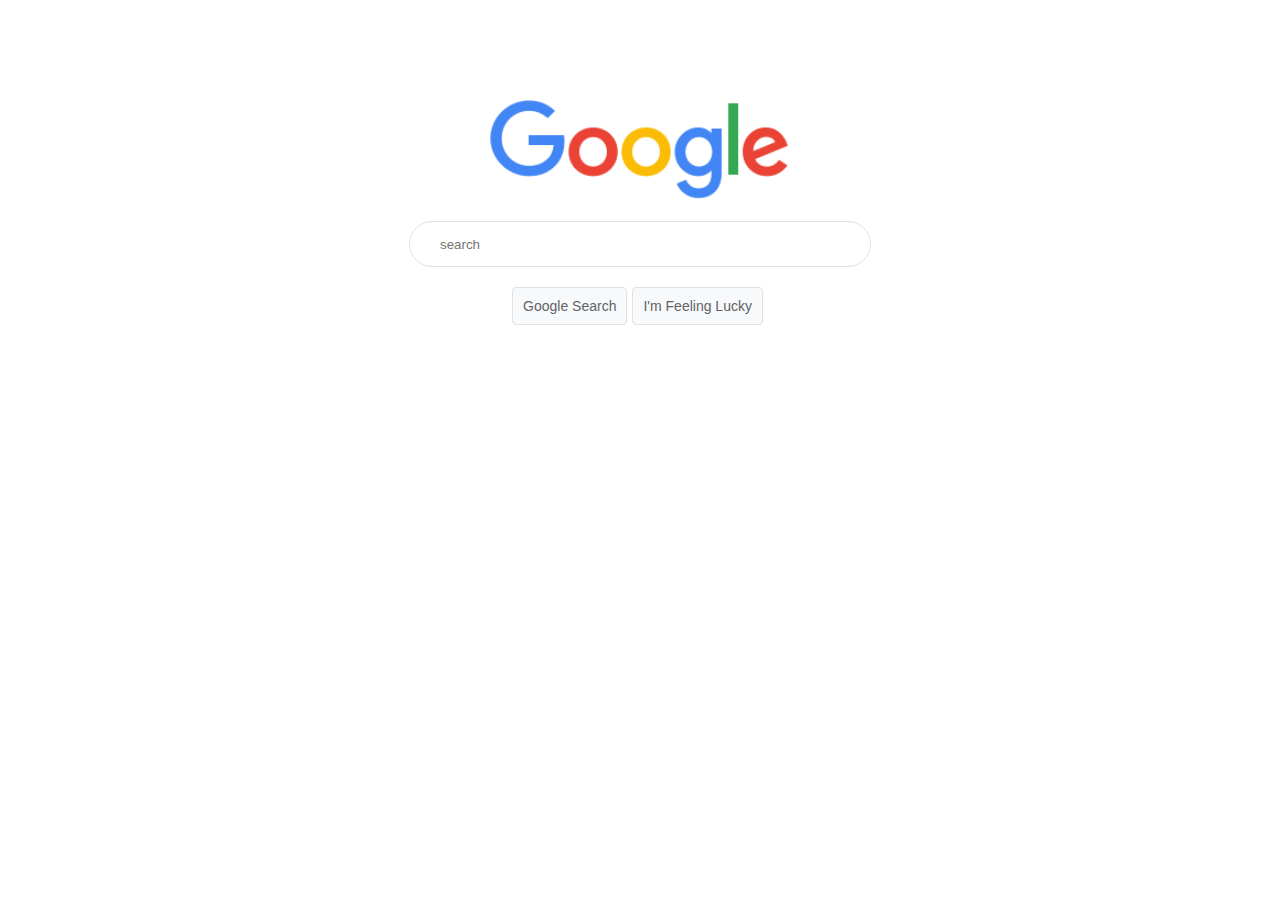
<file: 01 Google clone/index.html>
<!DOCTYPE html>
<html lang="en">
  <head>
    <meta charset="UTF-8" />
    <meta name="viewport" content="width=device-width, initial-scale=1.0" />
    <link href="style.css" rel="stylesheet" />
    <title>Google</title>
  </head>
  <body>
    <div class="main">
      <img class="logo" src="./img/google1.png" alt="Google Logo" />
      <input
        class="search"
        type="text"
        name="search"
        id="search"
        placeholder="search"
      />
      <div class="btns">
        <button>Google Search</button>
        <button>I'm Feeling Lucky</button>
      </div>
    </div>
  </body>
</html>
</file>
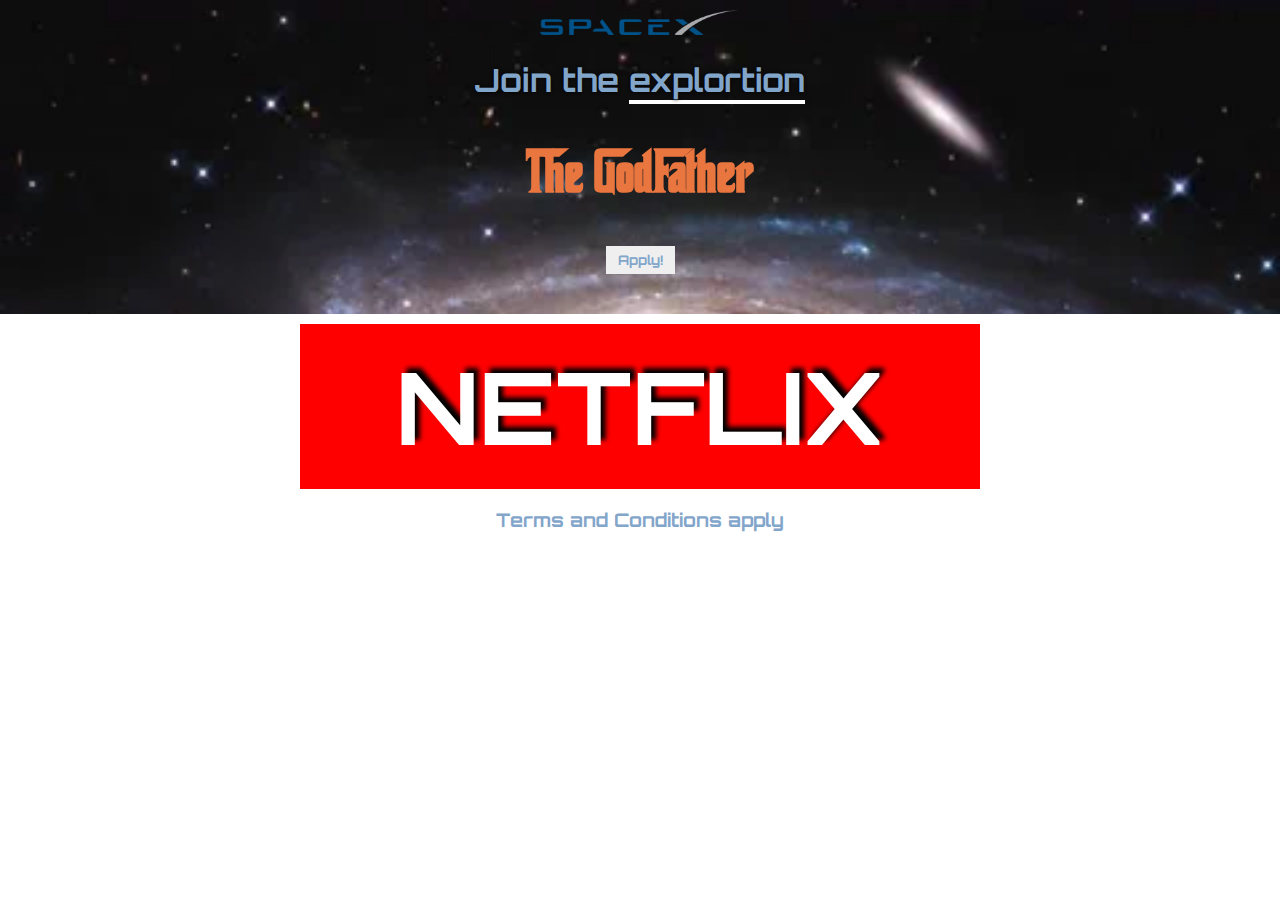
<file: 03 space/index.html>
<!DOCTYPE html>
<html lang="en">
  <head>
    <meta charset="UTF-8" />
    <meta name="viewport" content="width=device-width, initial-scale=1.0" />
    <link rel="stylesheet" href="style.css" />
    <link rel="preconnect" href="https://fonts.googleapis.com" />
    <link rel="preconnect" href="https://fonts.gstatic.com" crossorigin />
    <link
      href="https://fonts.googleapis.com/css2?family=Orbitron:wght@400;800&display=swap"
      rel="stylesheet"
    />
    <title>Space</title>
  </head>
  <body>
    <div class="hero">
      <img src="./images/spacex.png" alt="spacex" id="main-logo" />
      <h1 id="head1">Join the <span>explortion</span></h1>
      <h2 class="head2">The GodFather</h2>
      <button class="btn">Apply!</button>
    </div>

    <h3 id="netflix">
        NETFLIX
    </h3>
    <h3>
        Terms and Conditions apply
    </h3>
  </body>
</html>
</file>
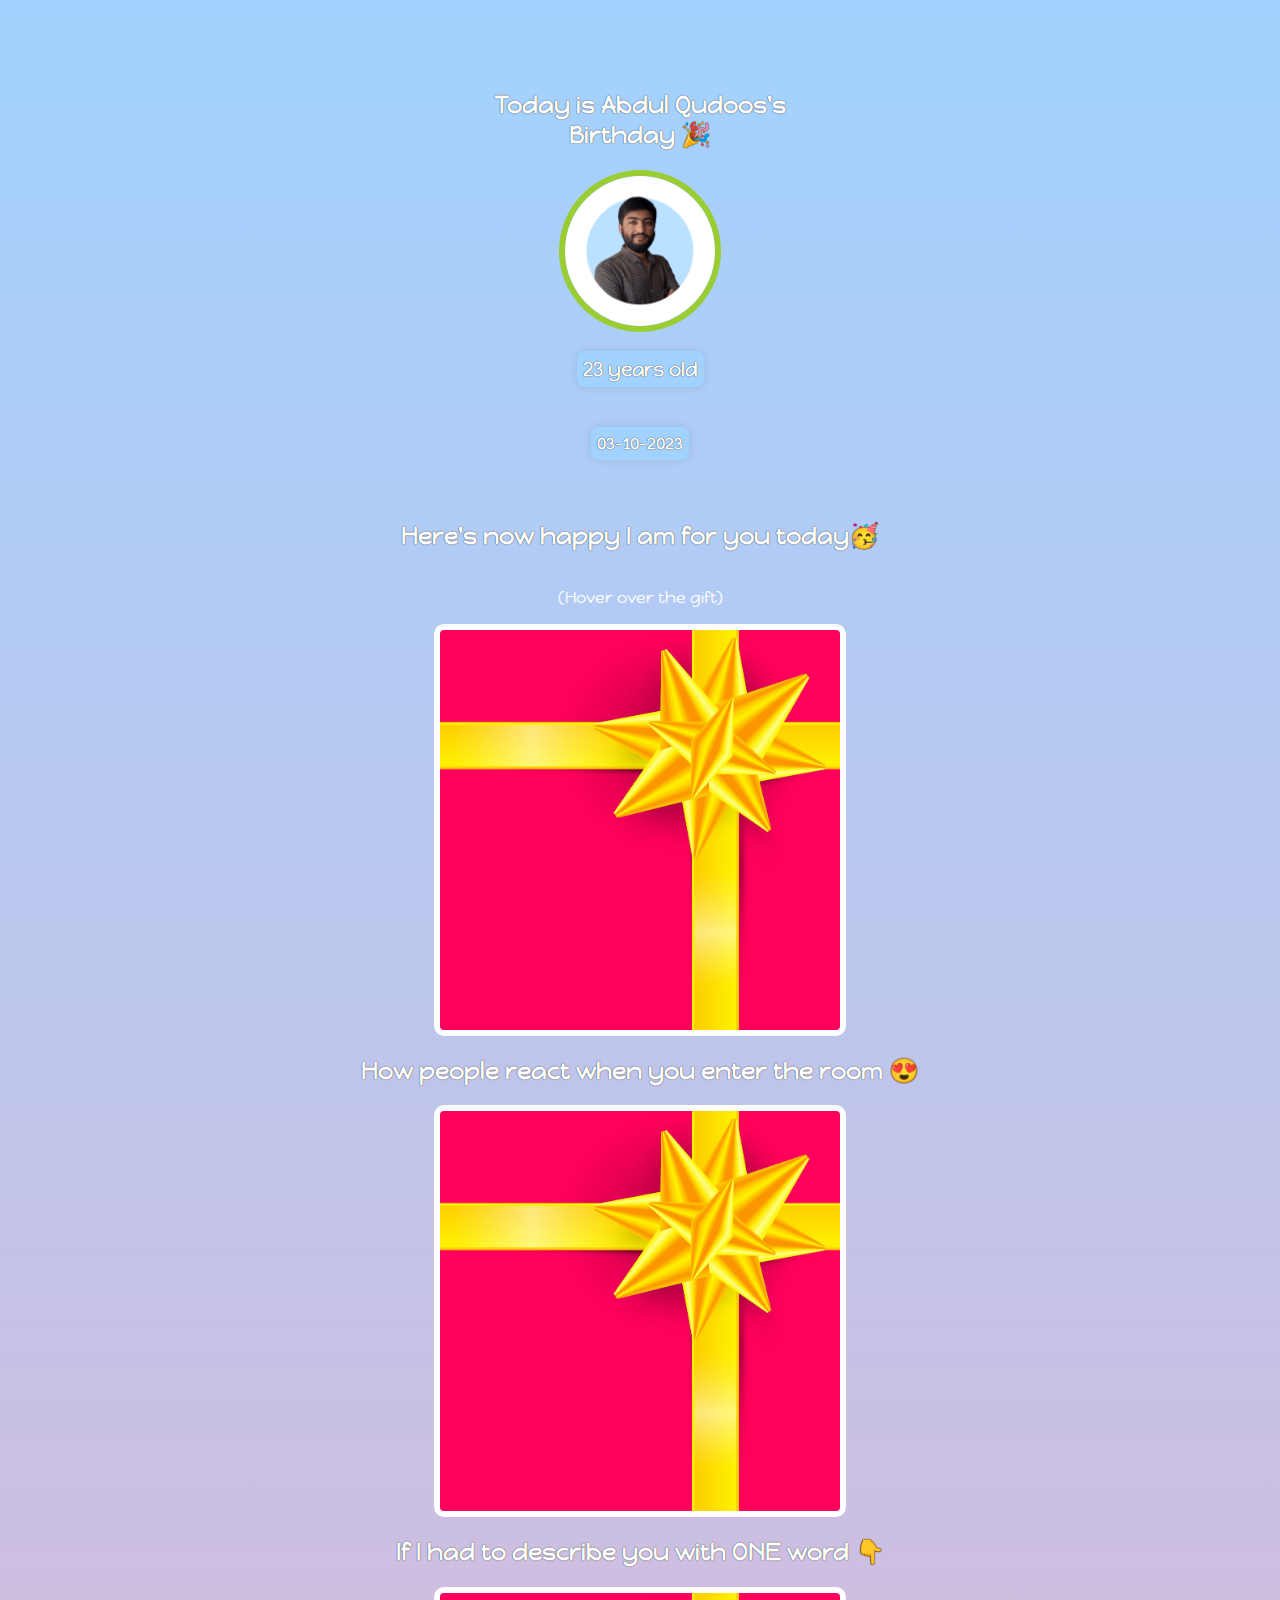
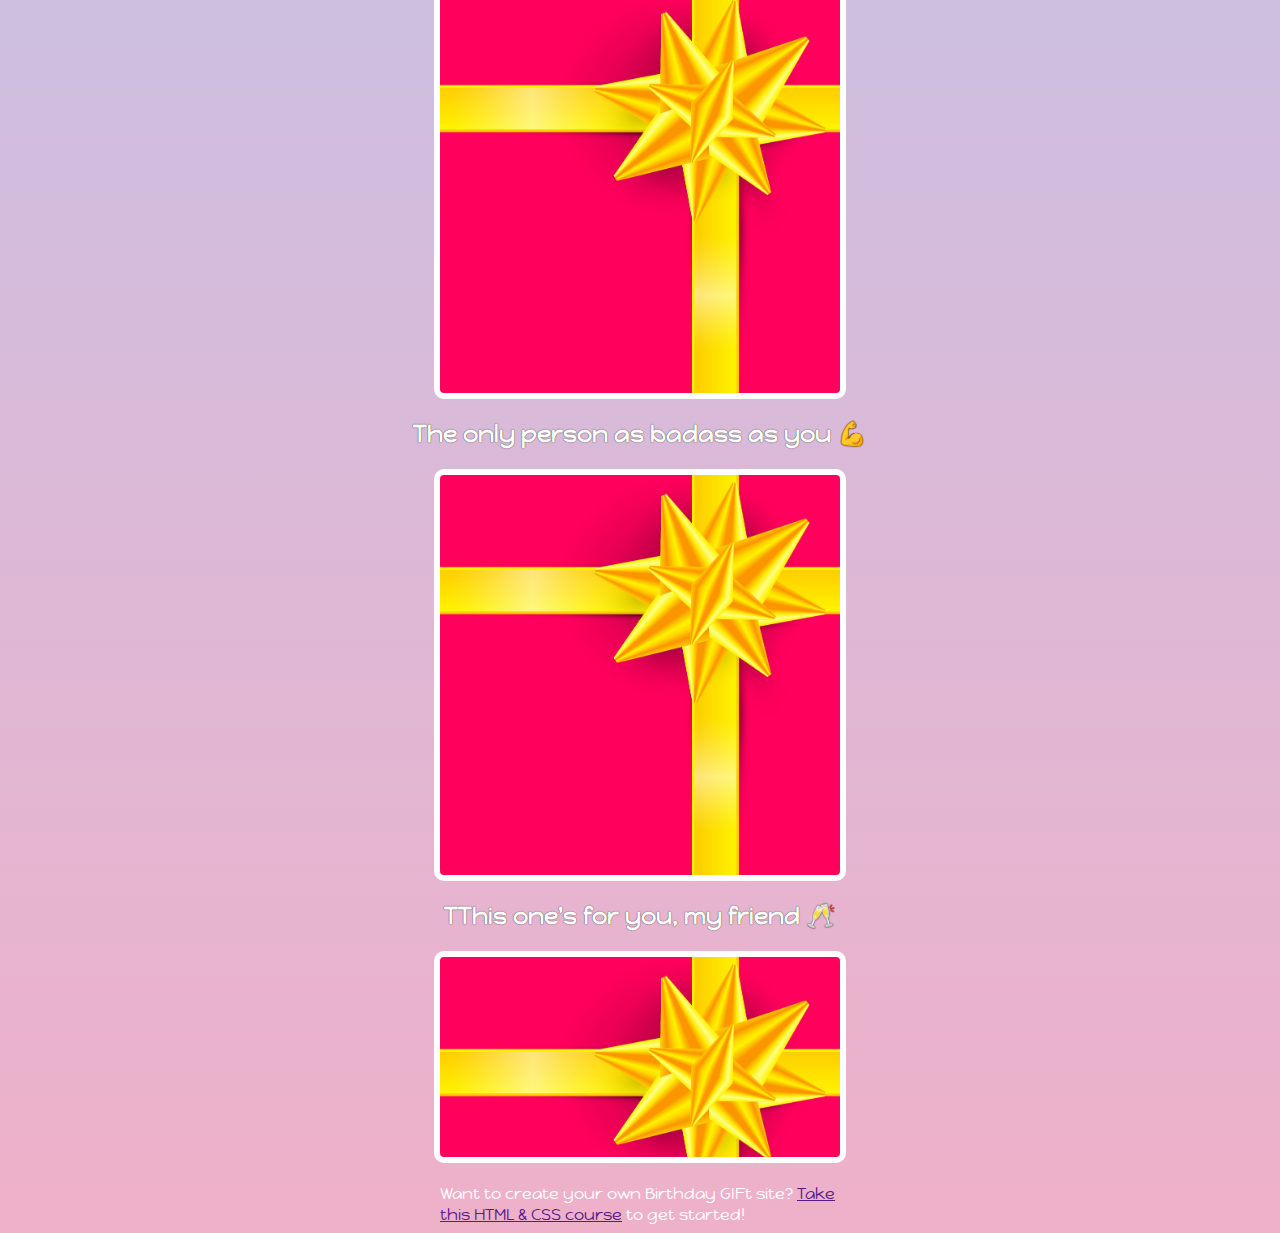
<file: 04 Birthday gift/index.html>
<!DOCTYPE html>
<html lang="en">
  <head>
    <meta charset="UTF-8" />
    <meta name="viewport" content="width=device-width, initial-scale=1.0" />
    <link type="text/css" rel="stylesheet" href="style.css" />
    <link rel="preconnect" href="https://fonts.googleapis.com" />
    <link rel="preconnect" href="https://fonts.gstatic.com" crossorigin />
    <link
      href="https://fonts.googleapis.com/css2?family=Happy+Monkey&family=Orbitron:wght@400;800&display=swap"
      rel="stylesheet"
    />
    <title>Birthday Gift</title>
  </head>
  <body>
    <div class="main-card">
      <h2>Today is Abdul Qudoos's Birthday 🎉</h2>
      <img class="prfile" src="./img/profile.png" alt="profile picture" />
      <h3>23 years old</h3>
      <h4>03-10-2023</h4>
    </div>

    <div class="gift-cover">
      <h2>Here's now happy I am for you today🥳</h2>
      <p>(Hover over the gift)</p>
      <div class="gift-pic" id="gift-happy"></div>
      <h2>How people react when you enter the room 😍</h2>
      <div class="gift-pic" id="gift-hot"></div>
      <h2>If I had to describe you with ONE word 👇</h2>
      <div class="gift-pic" id="genius"></div>
      <h2>The only person as badass as you 💪</h2>
      <div class="gift-pic" id="badass"></div>
      <h2>TThis one's for you, my friend 🥂</h2>
      <div class="gift-pic" id="gift-img-cheers"></div>

        <p id="footer">Want to create your own Birthday GIFt site?
        <a href="" target="_blank">Take this HTML & CSS course</a> to get started!
        </p>
    </div>
  </body>
</html>
</file>
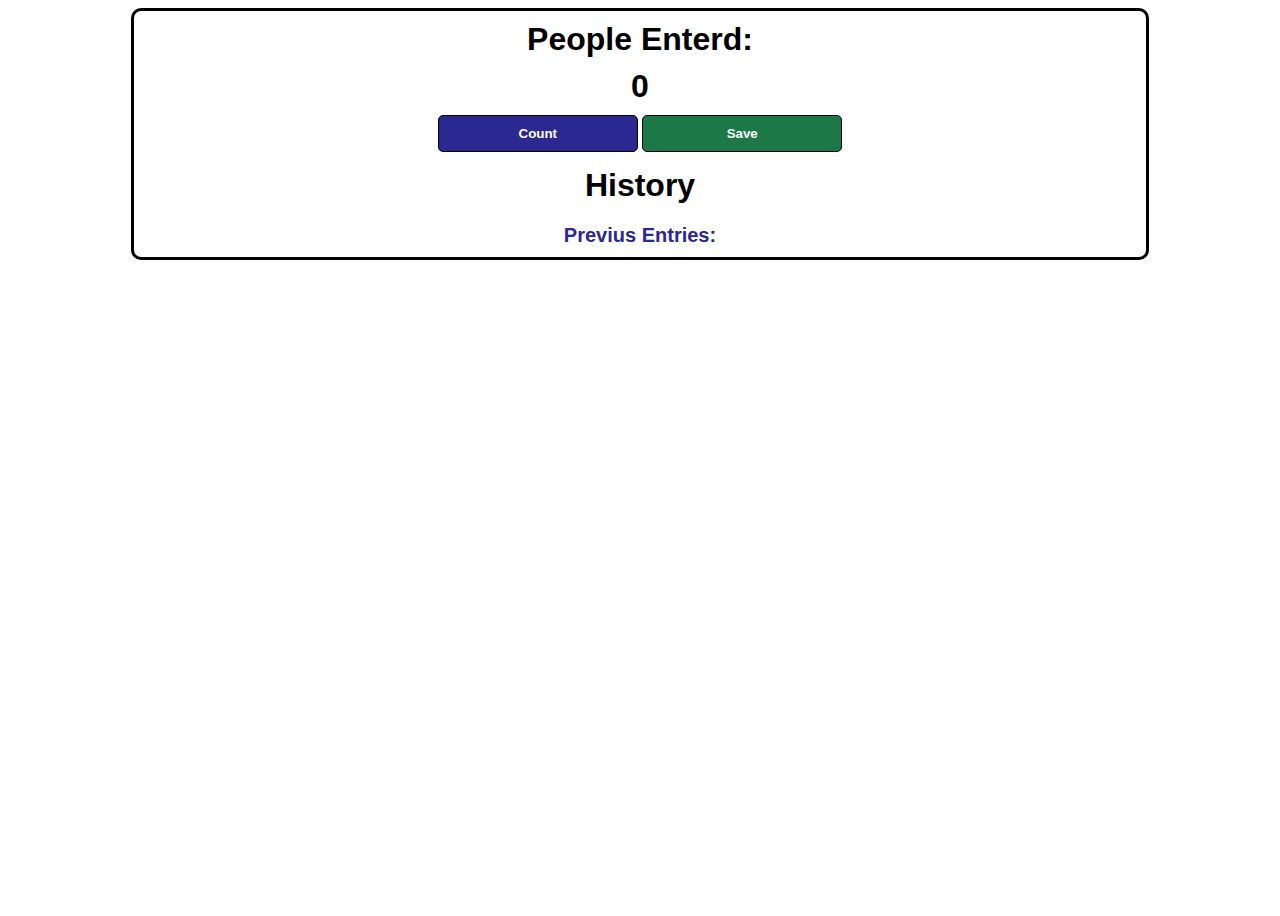
<file: 06 Counter/index.html>
<!DOCTYPE html>
<html lang="en">
  <head>
    <meta charset="UTF-8" />
    <meta name="viewport" content="width=device-width, initial-scale=1.0" />
    <link type="text/css" rel="stylesheet" href="style.css" />
    <title>Document</title>
  </head>
  <body>
    <div class="counter">
      <h1>People Enterd: </h1>
      <h1 id="count">0</h1>
      <button class="btn" id="addbtn" onclick="add()">Count</button>
      <button class="btn" id="savebtn" onclick="save()">Save</button>


      <div class="history">
        <h1>History</h1>
        <p id="prev">Previus Entries:</p>
        
      </div>
    </div>
    

    <script src="index.js"></script>
  </body>
</html>
</file>
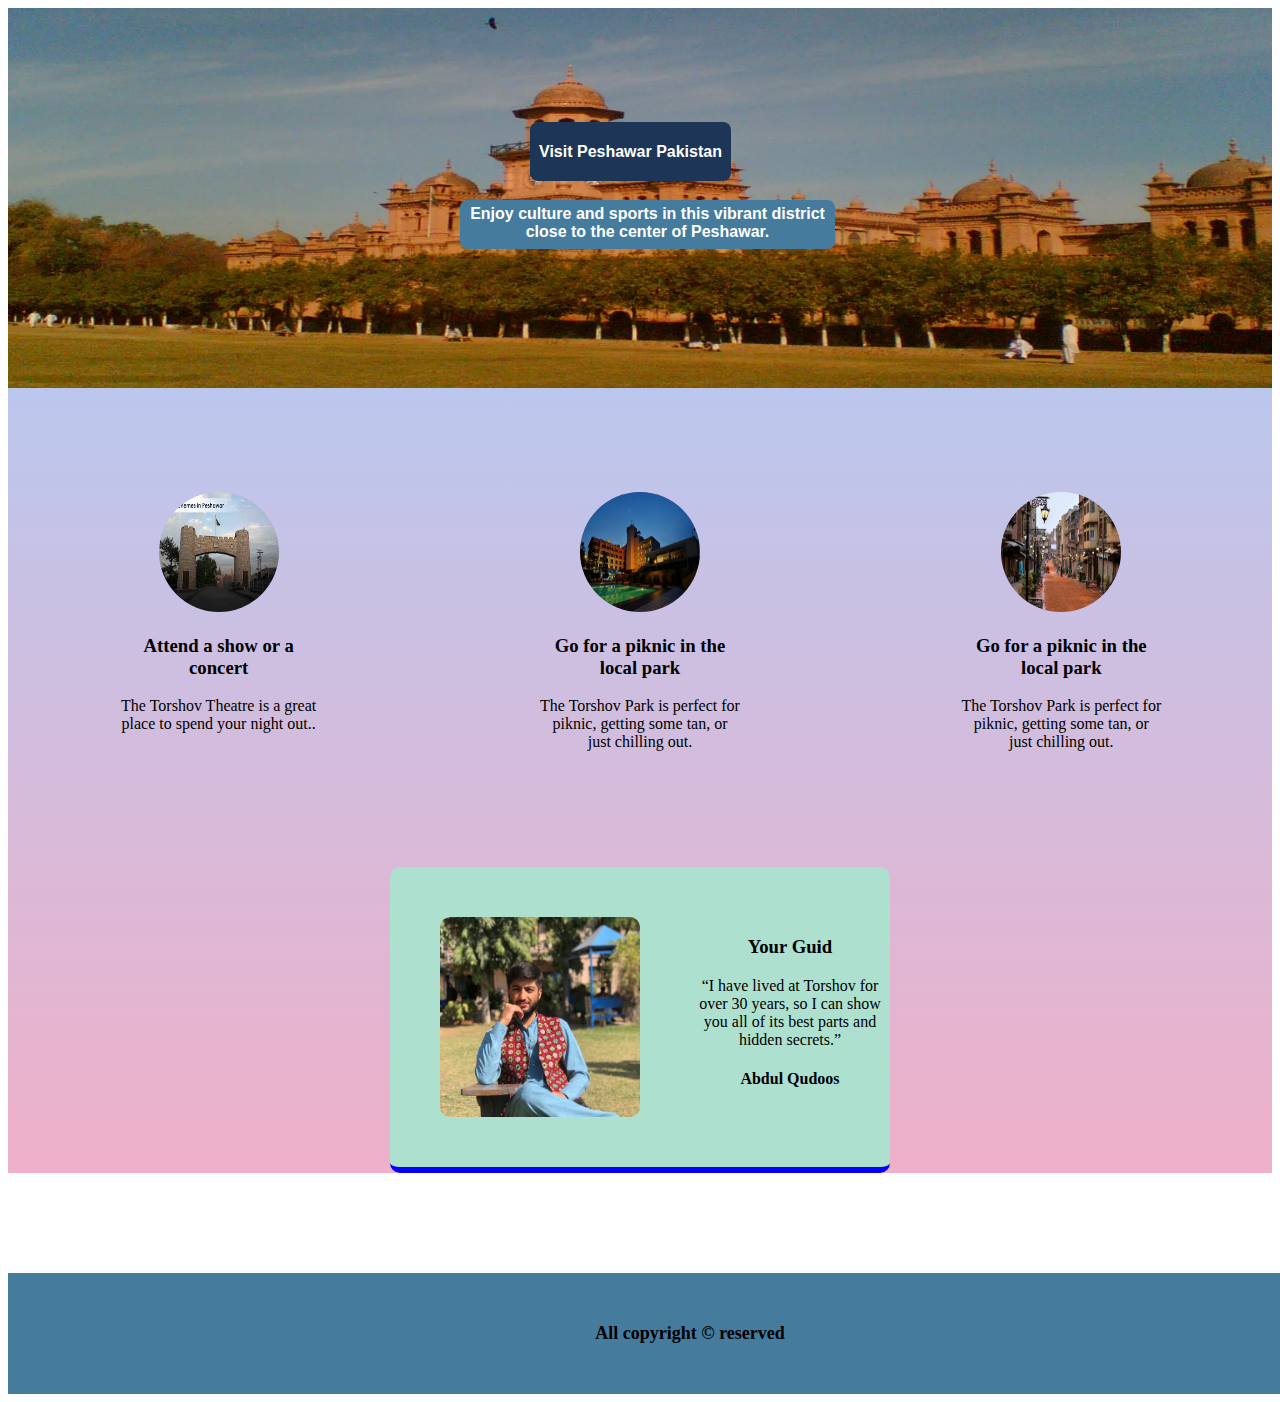
<file: solo Project scrimba-challenge/myCard.html>
<!DOCTYPE html>
<html lang="en">

<head>
    <meta charset="UTF-8">
    <meta http-equiv="X-UA-Compatible" content="IE=edge">
    <meta name="viewport" content="width=device-width, initial-scale=1.0">
    <link rel="stylesheet" href="myStyle.css">
    <title>Card</title>
</head>

<body>
    <div class="cover">
    <div>
        <img class="bg-img" src="PeshawarBackground.jpg" alt="">
        <div id="text1">
            <h1>Visit Peshawar Pakistan</h1>
        </div>
        <div class="content" id="text2">
            Enjoy culture and sports in this vibrant district close to the center of Peshawar.
        </div>
    </div>

        <div class="section">
            <div class="part">
                
            <img class="aveter" src="images1.jpg" alt="" width="200px">
            <div class="card-section">
                <h3>Attend a show or a concert</h3>
                <p> The Torshov Theatre is a great place to spend your night out..</p>
            </div>
            </div>
            <div class="part">
                <img class="aveter" src="images2.jpg" alt="" width="200px">
                <div class="card-section">
                    <h3>Go for a piknic in the local park</h3>
                    <p>The Torshov Park is perfect for piknic, getting some tan, or just chilling out.</p>
                </div>
            </div>
            <div class="part">
                <img class="aveter" src="images3.jpg" alt="" width="200px">
                <div class="card-section">
                    <h3>Go for a piknic in the local park</h3>
                    <p>The Torshov Park is perfect for piknic, getting some tan, or just chilling out.</p>
                </div>
            </div>
        </div>
        <div class="card">
            
            <img class="Card-pic" src="about.jpg" alt="" width="200px">
            <div class="card1">
                <h3>Your Guid</h3>
                <p>“I have lived at Torshov for over 30 years, so I can show you all of its best parts and hidden secrets.”</p>
                <h4>Abdul Qudoos</h4>
            </div>
            
        </div>
    </div>
    <div class="footer">
        All copyright &copy; reserved
    </div>
</body>

</html>
</file>
<file: 01 Google clone/style.css>
.main{
    margin-top: 100px;
}
.logo {
    width: 300px;
    display: block;
    margin-bottom: 20px;
    margin-left: auto;
    margin-right: auto;

}
.search {
    display: block;
    width: 400px;
    padding: 10px 30px;
    border: 1px solid #dfe1e5;
    border-radius: 24px;
    margin-left: auto;
    margin-right: auto;
    height: 24px;


}

.btns{
    margin-top: 20px;
    align-items: center;
    display: flex;
    justify-content: center;
}

.btns button {
    background: #f8f9fa;
    padding: 10px;
    border: 1px solid #dfe1e5;
    border-radius: 4px;
    margin-right: 5px;
    cursor: pointer;
    font-size: 14px;
    font-weight: 500;
    color: #5f6368;
    align-items: center;

}
</file>
<file: 03 space/style.css>
@font-face {
    src: url("./Corleone.TTF");
    font-family: Corleone;
}

/* https://images.unsplash.com/photo-1543722530-d2c3201371e7?ixlib=rb-4.0.3&ixid=M3wxMjA3fDB8MHxwaG90by1wYWdlfHx8fGVufDB8fHx8fA%3D%3D&auto=format&fit=crop&w=1474&q=80 */

body{
    margin: 0;
    color: #82a5ca;
    text-align: center;
    font-family: 'Orbitron', sans-serif;
}

.hero{

    background-image: url("./images/galaxy.webp");
    background-size: cover;
    padding: 10px 0 40px 0;
    
}

#main-logo{
    width: 200px;
}

#head1{
    text-shadow: 0px 0px 4px black;
}

.head2{
    font-family: Corleone, sans-serif;
    font-size: 50px;
    color: rgb(233, 117, 63);
}

#netflix{
    background-color: red;
    color: white;
    /* width: 100px; */
    margin: auto;
    width: 50%;
    padding: 20px;
   margin-top: 10px;
    text-align: center;
    font-size: 100px;
    text-shadow: 5px -5px 5px black;
}

span{
    border-bottom: 4px solid white;
}

.btn{
    border: none;
    padding: 6px 12px;
    text-decoration: none;
    cursor: pointer;
    font-family: inherit;
    color: #82a5ca;
    font-weight: bold;
}
</file>
<file: 04 Birthday gift/style.css>
body{
    background: linear-gradient(#a2d2ff, #EFB0C9);
    color: #fff;

}

.main-card{
    display: flex;
    flex-direction: column;
    align-items: center;
    /* background-color:#EFB0C9;
    border-radius: 10px;
    box-shadow: 0 0 10px rgba(0,0,0,0.2); */
    padding: 20px;
    margin-bottom: 20px;
    width: 400px;
    text-align: center;
    margin: 0 auto;
    margin-top: 50px;
    font-family: 'Happy Monkey', cursive;
}

.prfile{
    width: 150px;
    border-radius: 50%;
    border: 6px solid yellowgreen;
}
h3, h4{
    background-color: #a2d2ff;
    padding: 6px;
    border-radius: 8px;
    box-shadow: 0 0 10px rgba(0,0,0,0.1);
}

h2, h3, h4{
    text-shadow: 0 0 1px black;
}

.gift-pic{
    width: 400px;
    height: 400px;
    border: 6px solid #fff;
    border-radius: 10px;
    background-image: url("./img/gift-cover.jpg");
    background-size: cover;
}

#gift-happy:hover{
    transform: scale(1.04);
    transition: 0.5s;
    cursor: pointer;
    background-image: url("./img/giphy.gif");
}

#gift-hot:hover{
    transform: scale(1.04);
    transition: 0.5s;
    cursor: pointer;
    background-image: url("./img/hot.gif");
}
#genius:hover{
    transform: scale(1.04);
    transition: 0.5s;
    cursor: pointer;
    background-image: url("./img/genius.gif");
}
#badass:hover{
    transform: scale(1.04);
    transition: 0.5s;
    cursor: pointer;
    background-image: url("./img/badass.gif");
}

#gift-img-cheers{
    height: 200px;
}

#gift-img-cheers:hover{
    background-image: url("./img/cheers.webp");
}

.gift-cover{
    font-family: 'Happy Monkey', cursive;
    display: flex;
    flex-direction: column;
    align-items: center; 
}

#footer{
    width: 400px;
    margin: 0 auto;
    padding-top: 20px;
}
</file>
<file: 06 Counter/style.css>
body {
    background-image: url("https://images.unsplash.com/photo-1415368893216-efb8c4fb04e0?ixlib=rb-4.0.3&ixid=M3wxMjA3fDB8MHxwaG90by1wYWdlfHx8fGVufDB8fHx8fA%3D%3D&auto=format&fit=crop&w=1470&q=80");
    background-size: cover;
    font-family: 'Open Sans', 'Helvetica Neue', sans-serif;
    text-align: center;
    height: 100vh;
}

.counter {
    background: white;
    max-width: 80%;
    margin: auto;
    border: 3px solid black;
    border-radius: 10px;
}

h1 {
    margin-top: 10px;
    margin-bottom: 10px;
}

h2 {
    font-size: 50px;
    margin-top: 0;
    margin-bottom: 20px;
}

button {
    border: 1px solid black;
    padding-top: 10px;
    padding-bottom: 10px;
    color: white;
    font-weight: bold;
    width: 200px;
    margin-bottom: 5px;
    border-radius: 5px;
}

#addbtn {
    background: #2C2891;
}

#savebtn {
    background: #1C7947;
}

#prev {
    font-weight: bold;
    font-size: 20px;
    margin-bottom: 10px;
    color: #2C2891;
}


/* .btn{
    padding: 8px 20px;
    border-radius: 5px;
    border: none;
    background-color: brown;
    color: white;
    font-size: 20px;
    cursor: pointer;
    box-shadow: 0 0 5px white;
    margin: 10px;
} */
</file>
<file: solo Project scrimba-challenge/myStyle.css>
*body{
    margin: 0;
    padding: 0;
    
}
.cover{
    background: linear-gradient(#a2d2ff, #EFB0C9);
    width: 100%;
    height: 100%;
}

.section{
    margin:100px auto;
    justify-content: space-around;
    display: flex;
    text-align: center;
    justify-content: space-around;
    


}
.aveter{
    border-radius: 50%;
    width: 120px;
    height: 120px;
}
.card{
    background: rgb(174, 224, 208);
    width: 400px;
    height: 300px;
    display: flex;
    margin: 120px auto;
    display: flex;


}
.Card-pic{
    border-radius: 10px;
    margin:50px;
}
.card{
    width: 500px;
    justify-content: space-around;
    margin:100px auto;
    border-radius: 10px;
    border-bottom: 6px solid blue;

}
.card1{
    width: 200px;
    text-align: center;
    margin-top: 50px;
    margin-left: auto;
    margin-right: auto;
}
.card-section{
    width: 200px
}

/* main section */
.main{
    background-image: url("/About ME/solo Project/PeshawarBackground.jpg");
}
.bg-img{
    height: 380px;
    width:100%;
    left: 0px;
    top: 0px;
    border-radius: 0px;

}

#text1{

    position: absolute;
    width: 201px;
    height: 34px;
    left: 530px;
    top: 122px;
    font-family: 'Arial';
    font-style: normal;
    font-weight: 700;
    padding-bottom: 25px;
    font-size: 8px;
    line-height: 37px;
    text-align: center;
    background-color: #1D3557; 
    color: #FFFFFF;
    border-radius: 8px;
}
.content{
    position: absolute;
    width: 355px;
    height: 39px;
    left: 460px;
    top: 200px;
    background-color: #457B9D;
    border-radius: 8px;
    padding: 5px 10px;
    text-align: center;
    font-weight: 700;
    color: white;
    font-family: Arial, Helvetica, sans-serif;
}
#text1:hover{
    background-color: rgb(23, 164, 164);
}
.content:hover{
    background-color:rgb(41, 134, 191)
}

.footer{
    background: #457B9D;
    width: 100%;
    padding: 50px;
    text-align: center;
    display: flex;
    justify-content: center;
    font-size: large;
    font-weight: 700;
}
</file>
